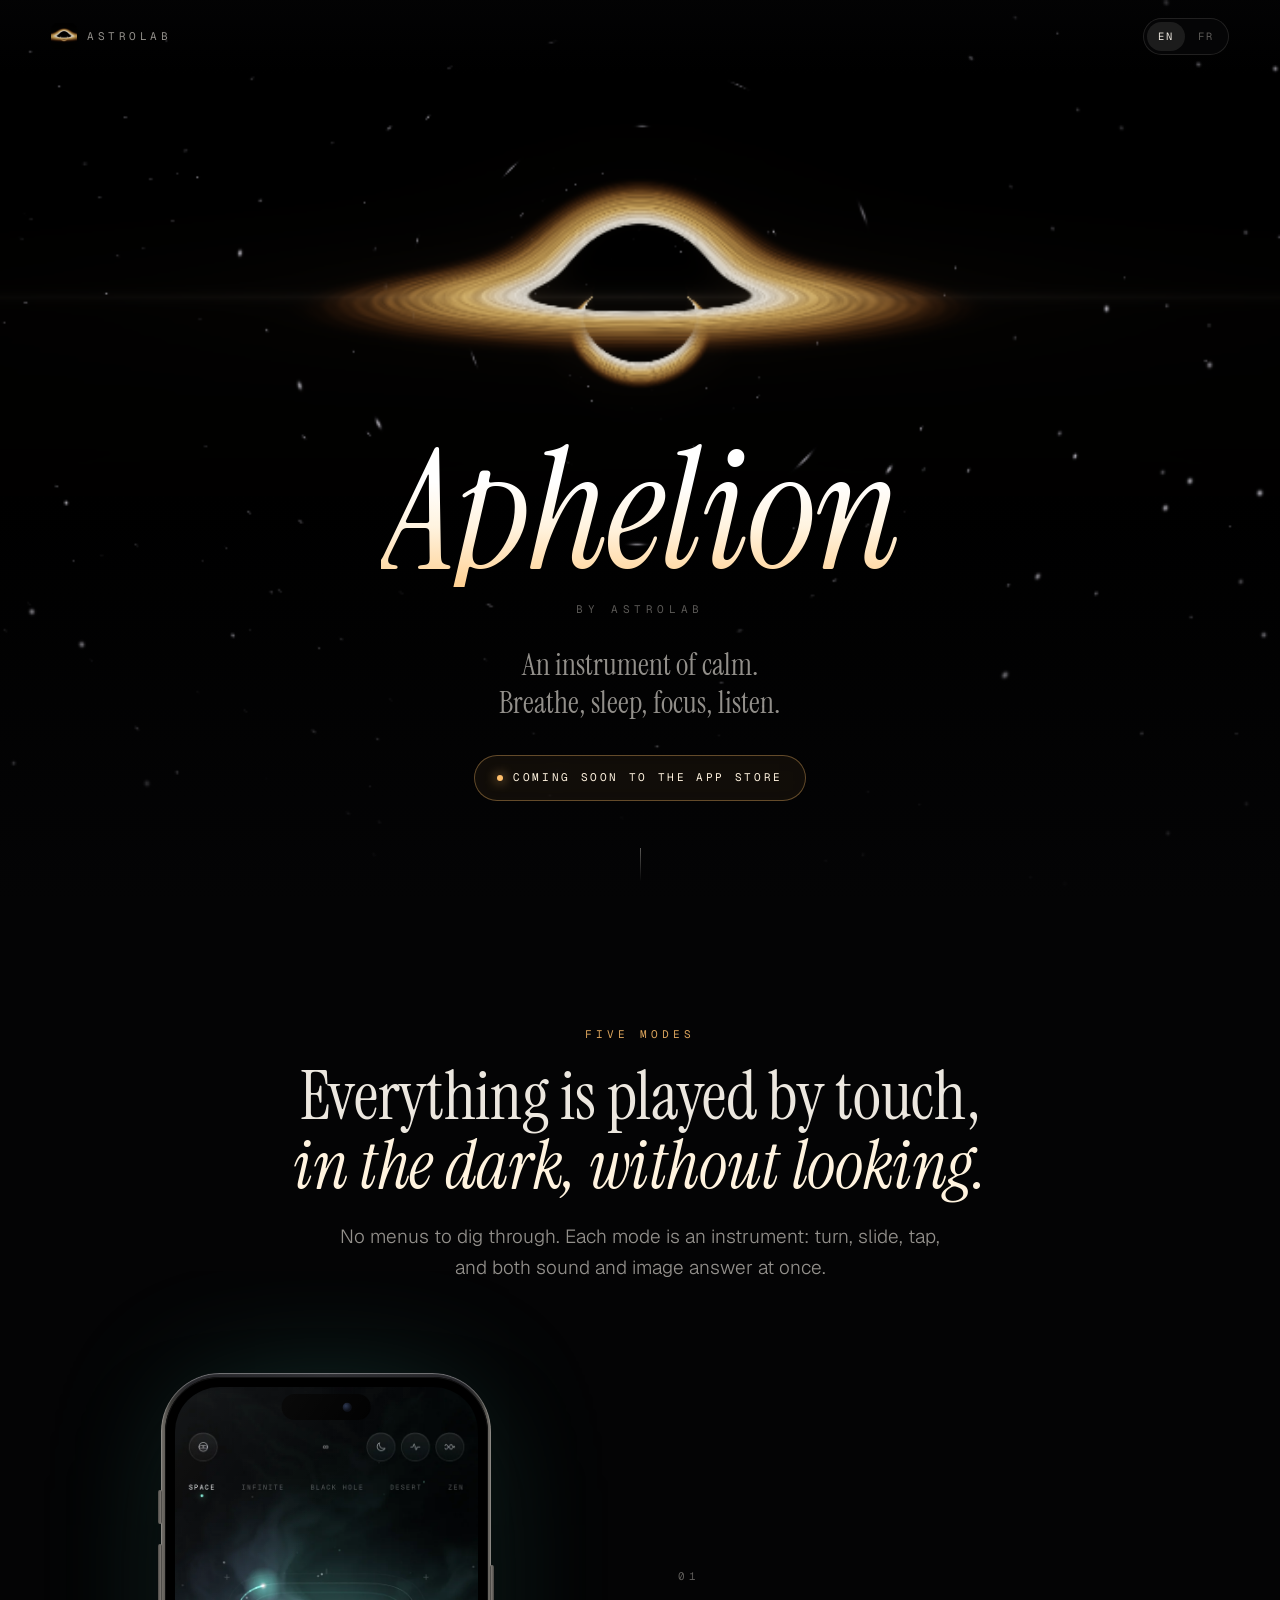
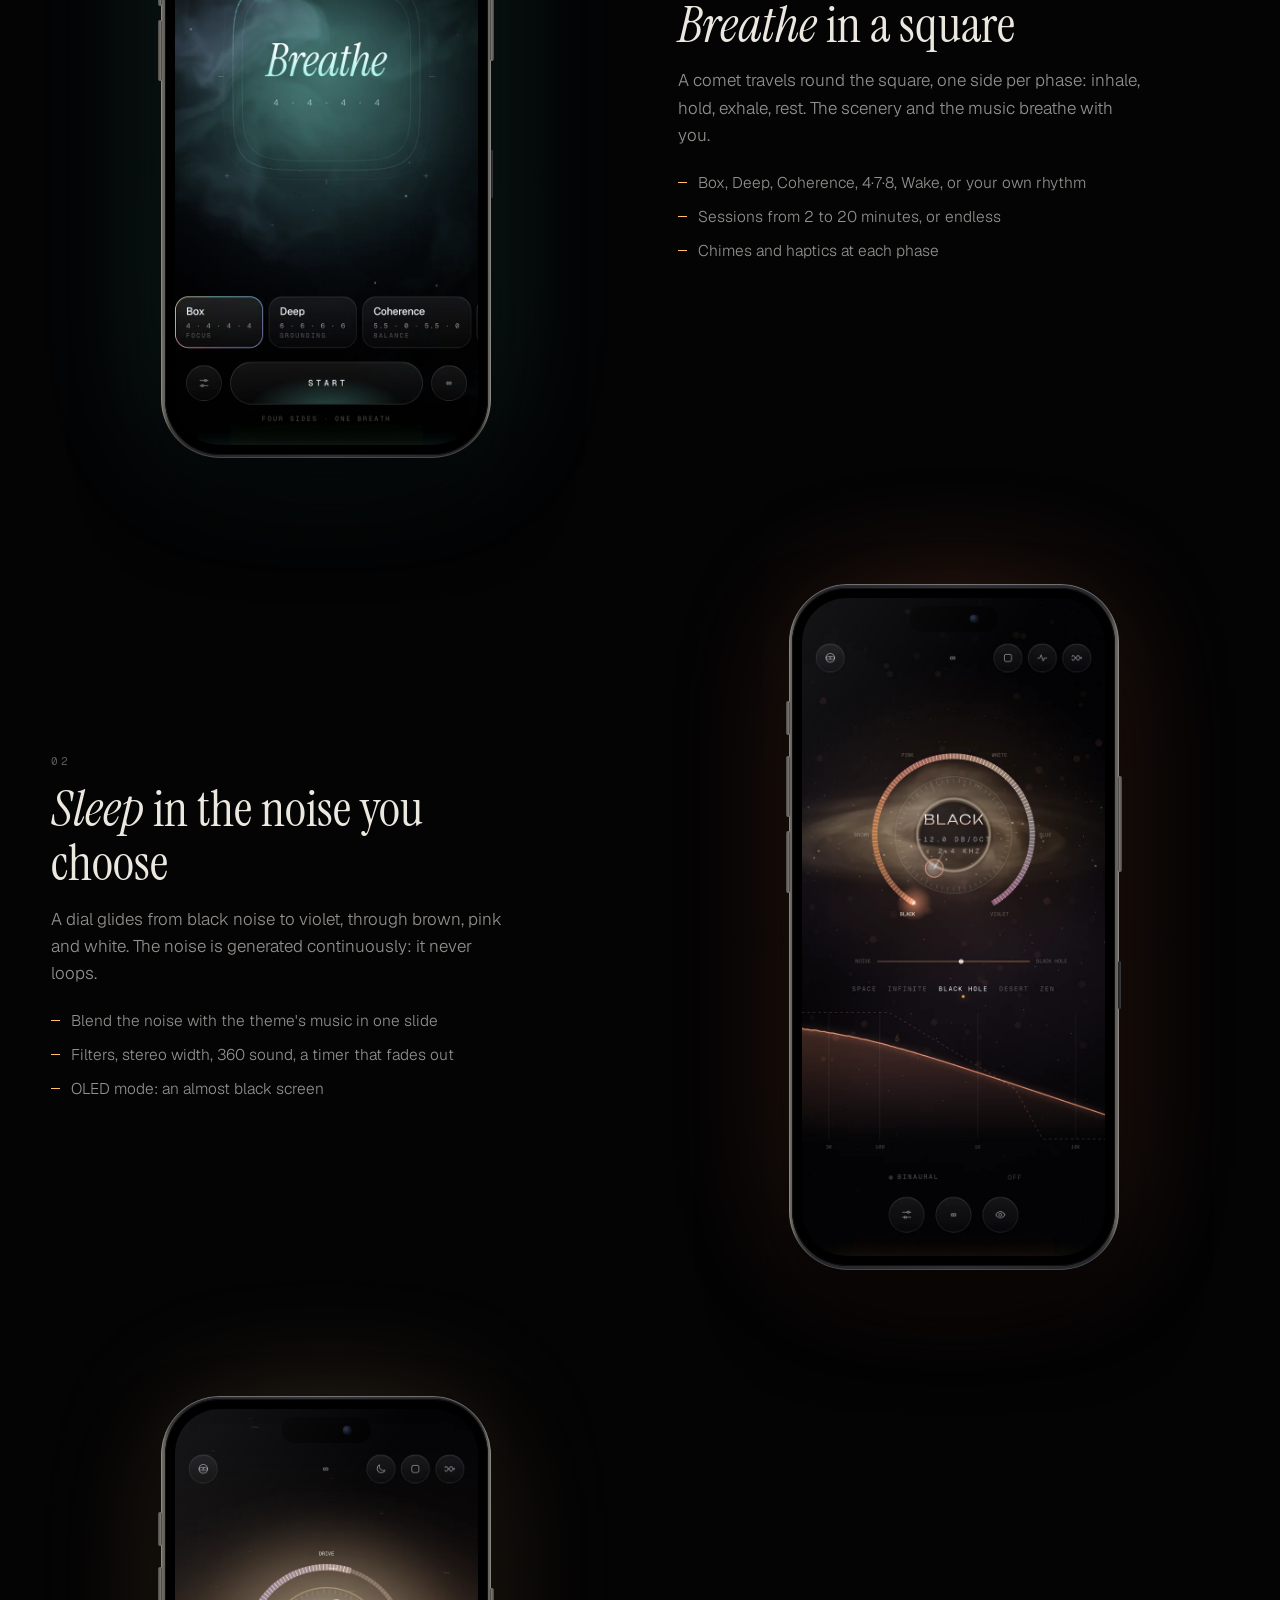
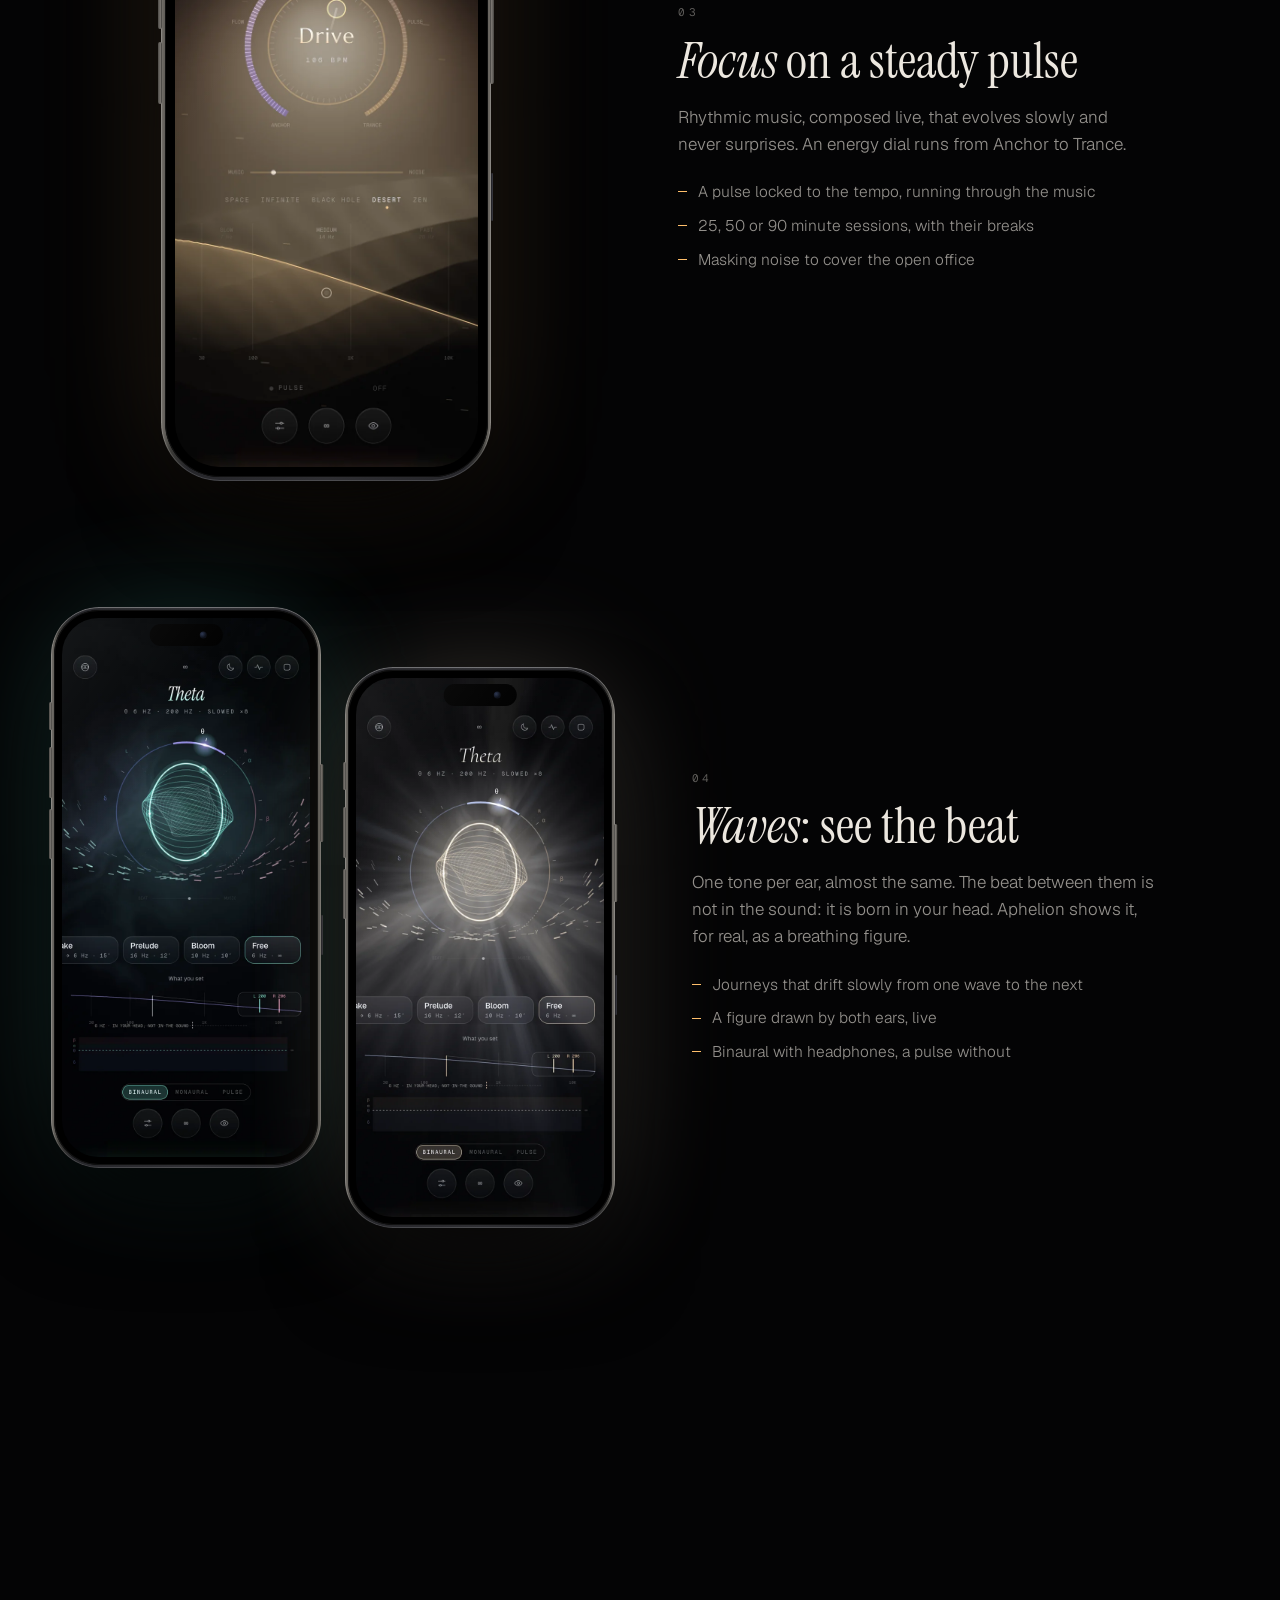
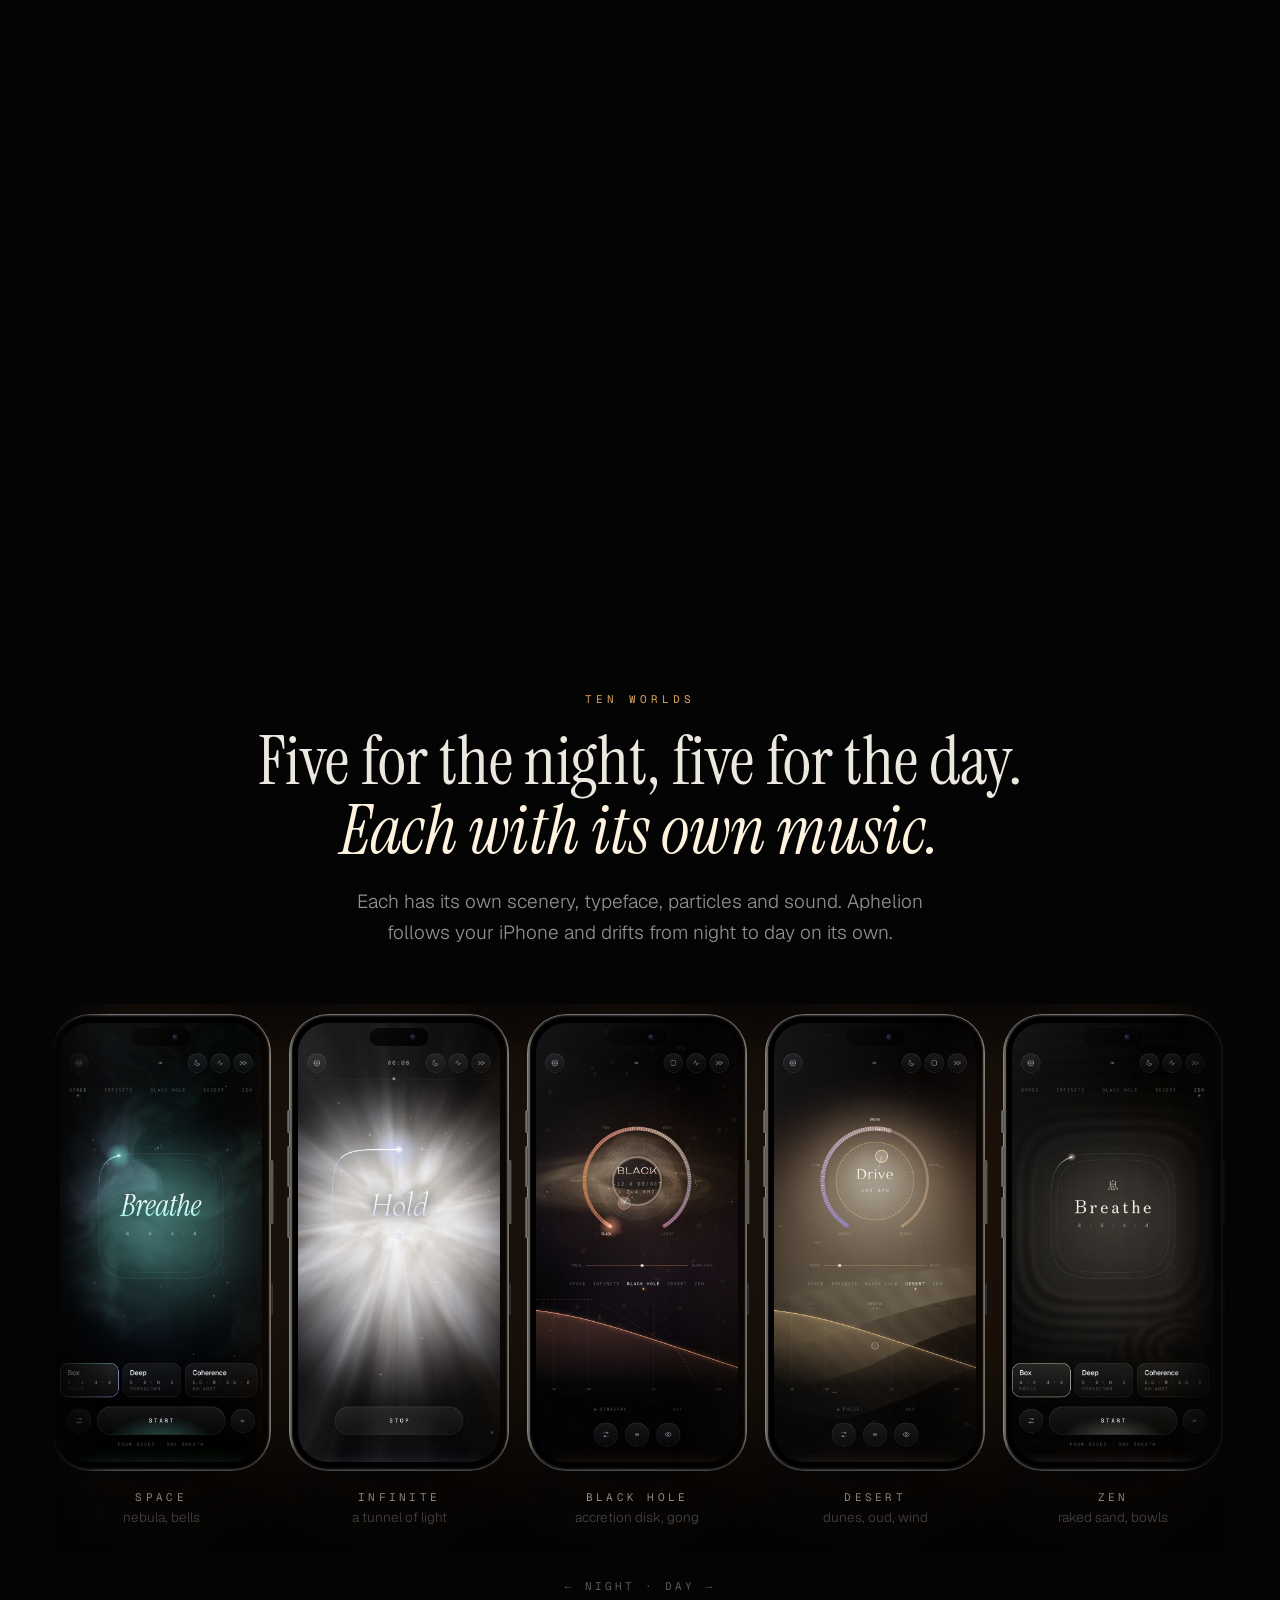
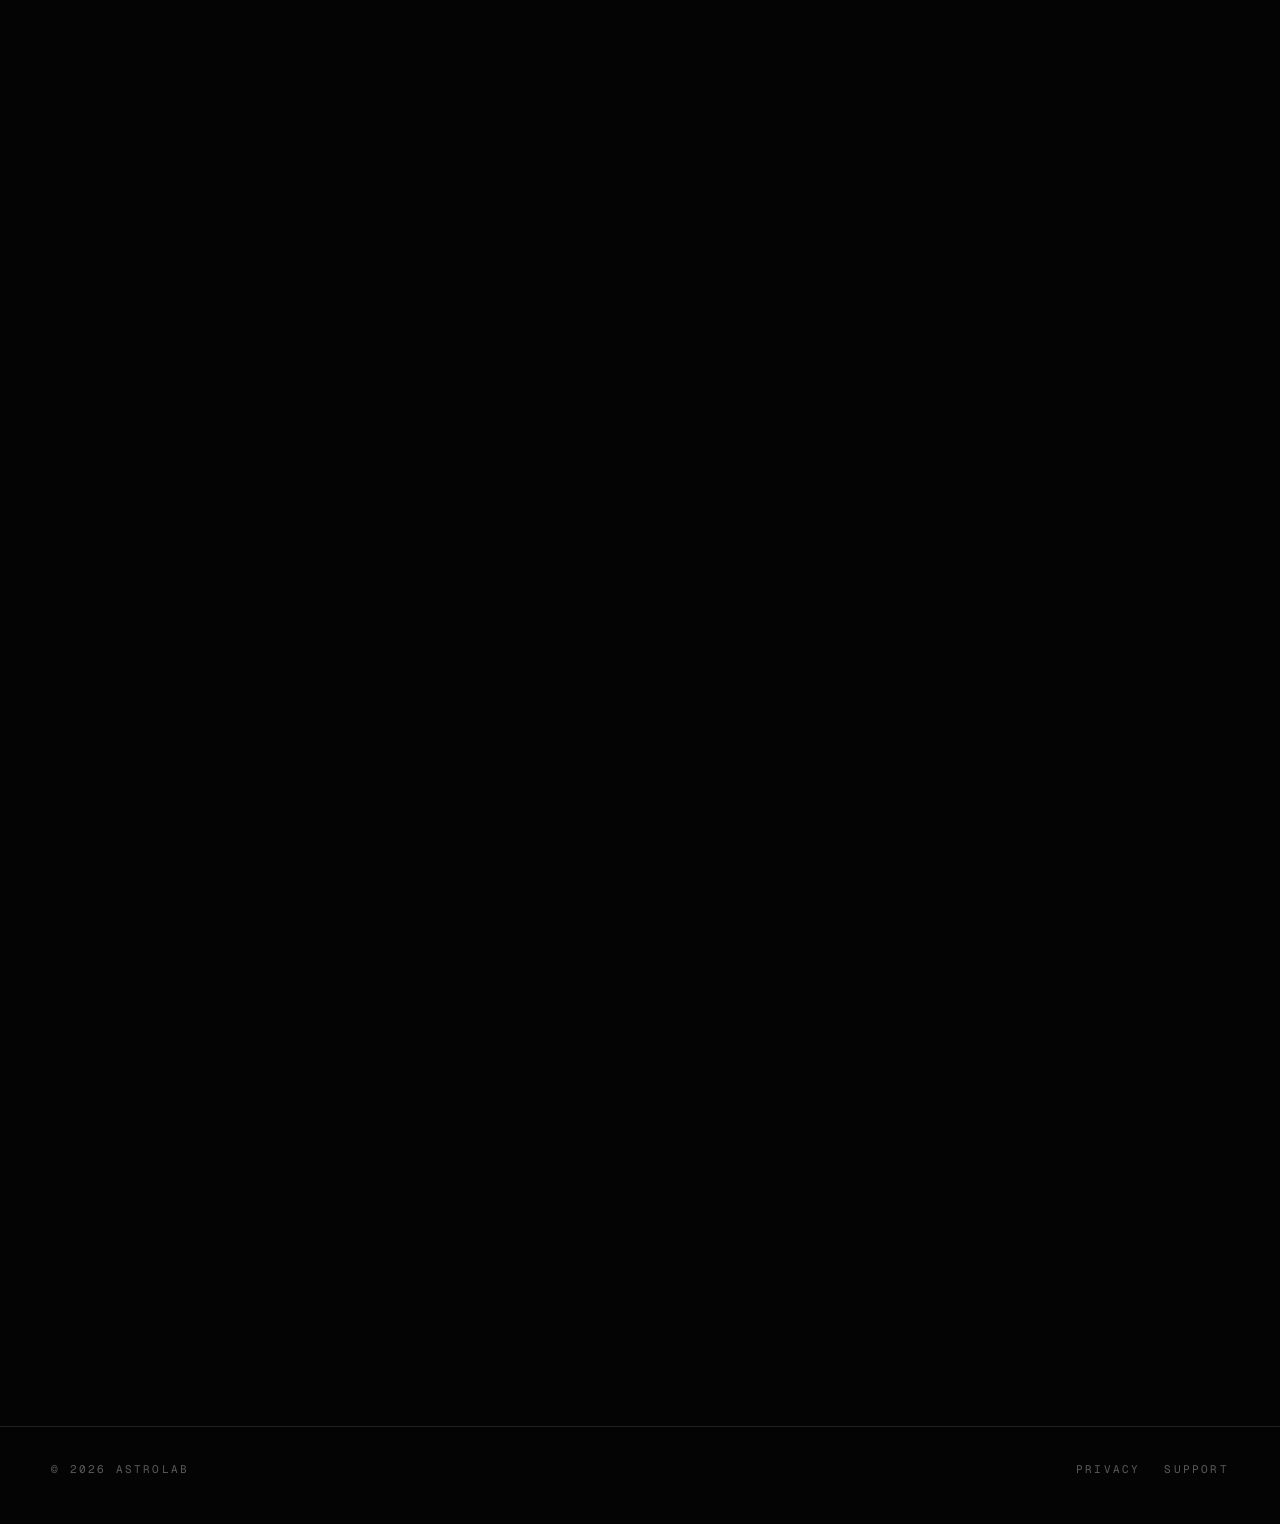
<file: index.html>
<!doctype html>
<html lang="en" data-l="en">
<head>
<meta charset="utf-8">
<meta name="viewport" content="width=device-width,initial-scale=1,viewport-fit=cover">
<title>Aphelion — an instrument of calm</title>
<meta name="titre-fr" content="Aphelion — un instrument de calme">
<meta name="titre-en" content="Aphelion — an instrument of calm">
<meta name="description" content="Aphelion, by Astrolab: breathe, sleep, focus and listen. Ten worlds, every sound synthesized live, nothing recorded, no data collected.">
<meta name="theme-color" content="#040405">
<meta property="og:title" content="Aphelion">
<meta property="og:description" content="Un instrument de calme · An instrument of calm">
<meta property="og:image" content="img/icon-512.png">
<link rel="icon" href="img/favicon.png">
<link rel="apple-touch-icon" href="img/apple-touch-icon.png">
<link rel="preload" href="fonts/instrument-serif-italic.woff2" as="font" type="font/woff2" crossorigin>
<link rel="stylesheet" href="style.css">
</head>
<body>

<header class="barre">
  <a class="marque" href="./"><img src="img/favicon.png" alt="">Astrolab</a>
  <div class="langue" role="group" aria-label="Langue · Language"><button data-l="en" aria-pressed="true">EN</button><button data-l="fr" aria-pressed="false">FR</button></div>
</header>

<div class="ouverture">
  <div class="repli"></div>
  <canvas id="trou" aria-hidden="true"></canvas>
  <div class="titre">
    <h1>Aphelion</h1>
    <div class="par">by Astrolab</div>
    <p class="devise"><span class="fr">Un instrument de calme.<br>Respirer, dormir, se concentrer, écouter.</span><span class="en">An instrument of calm.<br>Breathe, sleep, focus, listen.</span></p>
    <a class="bientot" href="#modes"><i></i><span class="fr">Bientôt sur l'App Store</span><span class="en">Coming soon to the App Store</span></a>
  </div>
  <div class="descendre"></div>
</div>

<section id="modes">
  <div class="centre">
    <div class="intro-modes vient">
      <div class="etiquette"><span class="fr">Cinq modes</span><span class="en">Five modes</span></div>
      <h2><span class="fr">Tout se règle au doigt,<br><em>dans le noir, sans viser.</em></span><span class="en">Everything is played by touch,<br><em>in the dark, without looking.</em></span></h2>
      <p class="chapeau"><span class="fr">Pas de menus à parcourir. Chaque mode est un instrument : on tourne, on glisse, on touche, et le son comme l'image répondent tout de suite.</span><span class="en">No menus to dig through. Each mode is an instrument: turn, slide, tap, and both sound and image answer at once.</span></p>
    </div>

    <div class="modes">
      <article class="mode vient">
        <div class="tel" style="--lueur:rgba(80,200,180,.3)"><div class="corps"><img class="fr" src="img/fr/resp-espace.webp" alt="" loading="lazy"><img class="en" src="img/en/resp-espace.webp" alt="" loading="lazy"><i class="ile"></i></div><b class="bt b1"></b><b class="bt b2"></b><b class="bt b3"></b><b class="bt b4"></b><b class="bt b5"></b></div>
        <div class="texte">
          <div class="num">01</div>
          <h3><span class="fr"><em>Respirer</em> en carré</span><span class="en"><em>Breathe</em> in a square</span></h3>
          <p><span class="fr">Une comète fait le tour du carré, un côté par phase : inspire, retiens, expire, suspends. Le décor et la musique respirent avec toi.</span><span class="en">A comet travels round the square, one side per phase: inhale, hold, exhale, rest. The scenery and the music breathe with you.</span></p>
          <ul>
            <li><span class="fr">Box, Profond, Cohérence, 4·7·8, Éveil, ou ton propre rythme</span><span class="en">Box, Deep, Coherence, 4·7·8, Wake, or your own rhythm</span></li>
            <li><span class="fr">Séances de 2 à 20 minutes, ou sans fin</span><span class="en">Sessions from 2 to 20 minutes, or endless</span></li>
            <li><span class="fr">Carillons et vibrations à chaque phase</span><span class="en">Chimes and haptics at each phase</span></li>
          </ul>
        </div>
      </article>

      <article class="mode vient">
        <div class="tel" style="--lueur:rgba(255,130,70,.3)"><div class="corps"><img class="fr" src="img/fr/sommeil-trou.webp" alt="" loading="lazy"><img class="en" src="img/en/sommeil-trou.webp" alt="" loading="lazy"><i class="ile"></i></div><b class="bt b1"></b><b class="bt b2"></b><b class="bt b3"></b><b class="bt b4"></b><b class="bt b5"></b></div>
        <div class="texte">
          <div class="num">02</div>
          <h3><span class="fr"><em>Dormir</em> dans le bruit qu'on choisit</span><span class="en"><em>Sleep</em> in the noise you choose</span></h3>
          <p><span class="fr">Une molette glisse du bruit noir au violet, en passant par le brun, le rose et le blanc. Le bruit est généré en continu : il ne boucle jamais.</span><span class="en">A dial glides from black noise to violet, through brown, pink and white. The noise is generated continuously: it never loops.</span></p>
          <ul>
            <li><span class="fr">Le bruit se mêle à la musique du thème, d'un glisser</span><span class="en">Blend the noise with the theme's music in one slide</span></li>
            <li><span class="fr">Coupes, largeur stéréo, son 360, minuterie qui s'éteint en fondu</span><span class="en">Filters, stereo width, 360 sound, a timer that fades out</span></li>
            <li><span class="fr">Mode OLED : l'écran presque noir</span><span class="en">OLED mode: an almost black screen</span></li>
          </ul>
        </div>
      </article>

      <article class="mode vient">
        <div class="tel" style="--lueur:rgba(255,190,110,.28)"><div class="corps"><img class="fr" src="img/fr/focus-desert.webp" alt="" loading="lazy"><img class="en" src="img/en/focus-desert.webp" alt="" loading="lazy"><i class="ile"></i></div><b class="bt b1"></b><b class="bt b2"></b><b class="bt b3"></b><b class="bt b4"></b><b class="bt b5"></b></div>
        <div class="texte">
          <div class="num">03</div>
          <h3><span class="fr"><em>Se concentrer</em> sur une pulsation</span><span class="en"><em>Focus</em> on a steady pulse</span></h3>
          <p><span class="fr">Une musique rythmée, composée en direct, qui évolue lentement et ne surprend jamais. Une molette d'énergie va d'Ancre à Transe.</span><span class="en">Rhythmic music, composed live, that evolves slowly and never surprises. An energy dial runs from Anchor to Trance.</span></p>
          <ul>
            <li><span class="fr">Une pulsation calée sur le tempo, qui traverse la musique</span><span class="en">A pulse locked to the tempo, running through the music</span></li>
            <li><span class="fr">Séances de 25, 50 ou 90 minutes, avec leurs pauses</span><span class="en">25, 50 or 90 minute sessions, with their breaks</span></li>
            <li><span class="fr">Un bruit de masquage pour couvrir l'open space</span><span class="en">Masking noise to cover the open office</span></li>
          </ul>
        </div>
      </article>

      <article class="mode vient">
        <div class="duo">
          <div class="tel" style="--lueur:rgba(90,220,200,.32)"><div class="corps"><img class="fr" src="img/fr/ondes-espace.webp" alt="" loading="lazy"><img class="en" src="img/en/ondes-espace.webp" alt="" loading="lazy"><i class="ile"></i></div><b class="bt b1"></b><b class="bt b2"></b><b class="bt b3"></b><b class="bt b4"></b><b class="bt b5"></b></div>
          <div class="tel" style="--lueur:rgba(255,240,210,.3)"><div class="corps"><img class="fr" src="img/fr/ondes-infini.webp" alt="" loading="lazy"><img class="en" src="img/en/ondes-infini.webp" alt="" loading="lazy"><i class="ile"></i></div><b class="bt b1"></b><b class="bt b2"></b><b class="bt b3"></b><b class="bt b4"></b><b class="bt b5"></b></div>
        </div>
        <div class="texte">
          <div class="num">04</div>
          <h3><span class="fr"><em>Ondes</em> : voir le battement</span><span class="en"><em>Waves</em>: see the beat</span></h3>
          <p><span class="fr">Un son par oreille, presque pareils. Le battement entre les deux n'est pas dans le son : il naît dans ta tête. Aphelion le montre, en vrai, comme une figure qui respire.</span><span class="en">One tone per ear, almost the same. The beat between them is not in the sound: it is born in your head. Aphelion shows it, for real, as a breathing figure.</span></p>
          <ul>
            <li><span class="fr">Des voyages qui glissent lentement d'une onde à l'autre</span><span class="en">Journeys that drift slowly from one wave to the next</span></li>
            <li><span class="fr">Une figure tracée par les deux oreilles, en direct</span><span class="en">A figure drawn by both ears, live</span></li>
            <li><span class="fr">Binaural au casque, pulsation sans casque</span><span class="en">Binaural with headphones, a pulse without</span></li>
          </ul>
        </div>
      </article>

      <article class="mode vient">
        <div class="tel" style="--lueur:rgba(200,200,255,.25)"><div class="corps"><img class="fr" src="img/fr/e360-infini.webp" alt="" loading="lazy"><img class="en" src="img/en/e360-infini.webp" alt="" loading="lazy"><i class="ile"></i></div><b class="bt b1"></b><b class="bt b2"></b><b class="bt b3"></b><b class="bt b4"></b><b class="bt b5"></b></div>
        <div class="texte">
          <div class="num">05</div>
          <h3><span class="fr"><em>360</em> : le son tout autour</span><span class="en"><em>360</em>: sound all around</span></h3>
          <p><span class="fr">Le son se place autour de ta tête, comme dans un planétarium. Avec des AirPods, la scène reste en place quand tu tournes la tête.</span><span class="en">Sound is placed around your head, like a planetarium. With AirPods, the scene stays put as you turn your head.</span></p>
        </div>
      </article>
    </div>
  </div>
</section>

<section class="univers">
  <div class="centre vient" style="text-align:center">
    <div class="etiquette"><span class="fr">Dix univers</span><span class="en">Ten worlds</span></div>
    <h2><span class="fr">Cinq de nuit, cinq de jour.<br><em>Chacun avec sa musique.</em></span><span class="en">Five for the night, five for the day.<br><em>Each with its own music.</em></span></h2>
    <p class="chapeau" style="margin-inline:auto"><span class="fr">Un décor, une police, des particules et un son à lui. Aphelion suit ton iPhone et passe seule de la nuit au jour, en douceur.</span><span class="en">Each has its own scenery, typeface, particles and sound. Aphelion follows your iPhone and drifts from night to day on its own.</span></p>
  </div>
  <div class="bande vient">
    <div class="carte"><div class="tel"><div class="corps"><img class="fr" src="img/fr/resp-espace.webp" alt="" loading="lazy"><img class="en" src="img/en/resp-espace.webp" alt="" loading="lazy"><i class="ile"></i></div><b class="bt b1"></b><b class="bt b2"></b><b class="bt b3"></b><b class="bt b4"></b><b class="bt b5"></b></div><b class="fr">Espace</b><b class="en">Space</b><span class="fr">nébuleuse, cloches</span><span class="en">nebula, bells</span></div>
    <div class="carte"><div class="tel"><div class="corps"><img class="fr" src="img/fr/resp-seance-infini.webp" alt="" loading="lazy"><img class="en" src="img/en/resp-seance-infini.webp" alt="" loading="lazy"><i class="ile"></i></div><b class="bt b1"></b><b class="bt b2"></b><b class="bt b3"></b><b class="bt b4"></b><b class="bt b5"></b></div><b class="fr">Infini</b><b class="en">Infinite</b><span class="fr">un tunnel de lumière</span><span class="en">a tunnel of light</span></div>
    <div class="carte"><div class="tel"><div class="corps"><img class="fr" src="img/fr/sommeil-trou.webp" alt="" loading="lazy"><img class="en" src="img/en/sommeil-trou.webp" alt="" loading="lazy"><i class="ile"></i></div><b class="bt b1"></b><b class="bt b2"></b><b class="bt b3"></b><b class="bt b4"></b><b class="bt b5"></b></div><b class="fr">Trou noir</b><b class="en">Black hole</b><span class="fr">disque d'accrétion, gong</span><span class="en">accretion disk, gong</span></div>
    <div class="carte"><div class="tel"><div class="corps"><img class="fr" src="img/fr/focus-desert.webp" alt="" loading="lazy"><img class="en" src="img/en/focus-desert.webp" alt="" loading="lazy"><i class="ile"></i></div><b class="bt b1"></b><b class="bt b2"></b><b class="bt b3"></b><b class="bt b4"></b><b class="bt b5"></b></div><b class="fr">Désert</b><b class="en">Desert</b><span class="fr">dunes, oud, vent</span><span class="en">dunes, oud, wind</span></div>
    <div class="carte"><div class="tel"><div class="corps"><img class="fr" src="img/fr/resp-zen.webp" alt="" loading="lazy"><img class="en" src="img/en/resp-zen.webp" alt="" loading="lazy"><i class="ile"></i></div><b class="bt b1"></b><b class="bt b2"></b><b class="bt b3"></b><b class="bt b4"></b><b class="bt b5"></b></div><b>Zen</b><span class="fr">sable ratissé, bols</span><span class="en">raked sand, bowls</span></div>
    <div class="carte"><div class="tel"><div class="corps"><img class="fr" src="img/fr/sommeil-nuages.webp" alt="" loading="lazy"><img class="en" src="img/en/sommeil-nuages.webp" alt="" loading="lazy"><i class="ile"></i></div><b class="bt b1"></b><b class="bt b2"></b><b class="bt b3"></b><b class="bt b4"></b><b class="bt b5"></b></div><b class="fr">Nuages</b><b class="en">Clouds</b><span class="fr">au-dessus de la mer de nuages</span><span class="en">above a sea of clouds</span></div>
    <div class="carte"><div class="tel"><div class="corps"><img class="fr" src="img/fr/resp-lagon.webp" alt="" loading="lazy"><img class="en" src="img/en/resp-lagon.webp" alt="" loading="lazy"><i class="ile"></i></div><b class="bt b1"></b><b class="bt b2"></b><b class="bt b3"></b><b class="bt b4"></b><b class="bt b5"></b></div><b class="fr">Lagon</b><b class="en">Lagoon</b><span class="fr">reflets sous l'eau</span><span class="en">caustics under water</span></div>
    <div class="carte"><div class="tel"><div class="corps"><img class="fr" src="img/fr/focus-prisme.webp" alt="" loading="lazy"><img class="en" src="img/en/focus-prisme.webp" alt="" loading="lazy"><i class="ile"></i></div><b class="bt b1"></b><b class="bt b2"></b><b class="bt b3"></b><b class="bt b4"></b><b class="bt b5"></b></div><b class="fr">Prisme</b><b class="en">Prism</b><span class="fr">la lumière décomposée</span><span class="en">light split apart</span></div>
    <div class="carte"><div class="tel"><div class="corps"><img class="fr" src="img/fr/resp-neve.webp" alt="" loading="lazy"><img class="en" src="img/en/resp-neve.webp" alt="" loading="lazy"><i class="ile"></i></div><b class="bt b1"></b><b class="bt b2"></b><b class="bt b3"></b><b class="bt b4"></b><b class="bt b5"></b></div><b class="fr">Névé</b><b class="en">Snowfield</b><span class="fr">neige et soleil d'altitude</span><span class="en">snow and high sun</span></div>
    <div class="carte"><div class="tel"><div class="corps"><img class="fr" src="img/fr/resp-washi.webp" alt="" loading="lazy"><img class="en" src="img/en/resp-washi.webp" alt="" loading="lazy"><i class="ile"></i></div><b class="bt b1"></b><b class="bt b2"></b><b class="bt b3"></b><b class="bt b4"></b><b class="bt b5"></b></div><b>Washi</b><span class="fr">papier, encre, koto</span><span class="en">paper, ink, koto</span></div>
  </div>
  <div class="nuitjour"><span class="fr">← nuit · jour →</span><span class="en">← night · day →</span></div>
</section>

<section>
  <div class="centre">
    <div class="vient">
      <div class="etiquette"><span class="fr">Ce qu'on a promis</span><span class="en">What we promise</span></div>
      <h2><span class="fr">Rien d'enregistré.<br><em>Rien de collecté.</em></span><span class="en">Nothing recorded.<br><em>Nothing collected.</em></span></h2>
    </div>
    <div class="principes vient">
      <div class="principe"><div class="sym">∿</div><h4><span class="fr">Tout le son est synthétisé</span><span class="en">Every sound is synthesized</span></h4><p><span class="fr">Pas de boucles ni d'enregistrements : chaque note, chaque souffle et chaque grain de bruit est calculé au moment où tu l'entends.</span><span class="en">No loops, no recordings: every note, breath and grain of noise is computed the moment you hear it.</span></p></div>
      <div class="principe"><div class="sym">◌</div><h4><span class="fr">Tes données restent chez toi</span><span class="en">Your data stays with you</span></h4><p><span class="fr">Aucun compte, aucune analytique, aucune pub. Tes réglages restent sur ton iPhone, et l'app n'envoie rien.</span><span class="en">No account, no analytics, no ads. Your settings stay on your iPhone, and the app sends nothing.</span></p></div>
      <div class="principe"><div class="sym">☾</div><h4><span class="fr">Fait pour le noir</span><span class="en">Made for the dark</span></h4><p><span class="fr">Des gestes qu'on fait sans regarder, et un mode OLED qui éteint presque tout l'écran. Le son continue quand l'iPhone dort.</span><span class="en">Gestures you make without looking, and an OLED mode that dims almost the whole screen. The sound keeps playing while the iPhone sleeps.</span></p></div>
    </div>
  </div>
</section>

<section class="fin">
  <div class="centre vient">
    <img class="icone" src="img/icon-512.png" alt="Aphelion">
    <h2><span class="fr">Bientôt sur ton iPhone.</span><span class="en">Soon on your iPhone.</span></h2>
    <p class="chapeau" style="margin-inline:auto"><span class="fr">Aphelion est en test. Elle arrive sur l'App Store sous peu.</span><span class="en">Aphelion is in testing. It is coming to the App Store soon.</span></p>
  </div>
</section>

<footer>
  <div class="centre">
    <span>© 2026 Astrolab</span>
    <nav><a href="confidentialite.html"><span class="fr">Confidentialité</span><span class="en">Privacy</span></a><a href="support.html">Support</a></nav>
  </div>
</footer>

<script src="site.js"></script>
<script src="trou.js"></script>
</body>
</html>
</file>
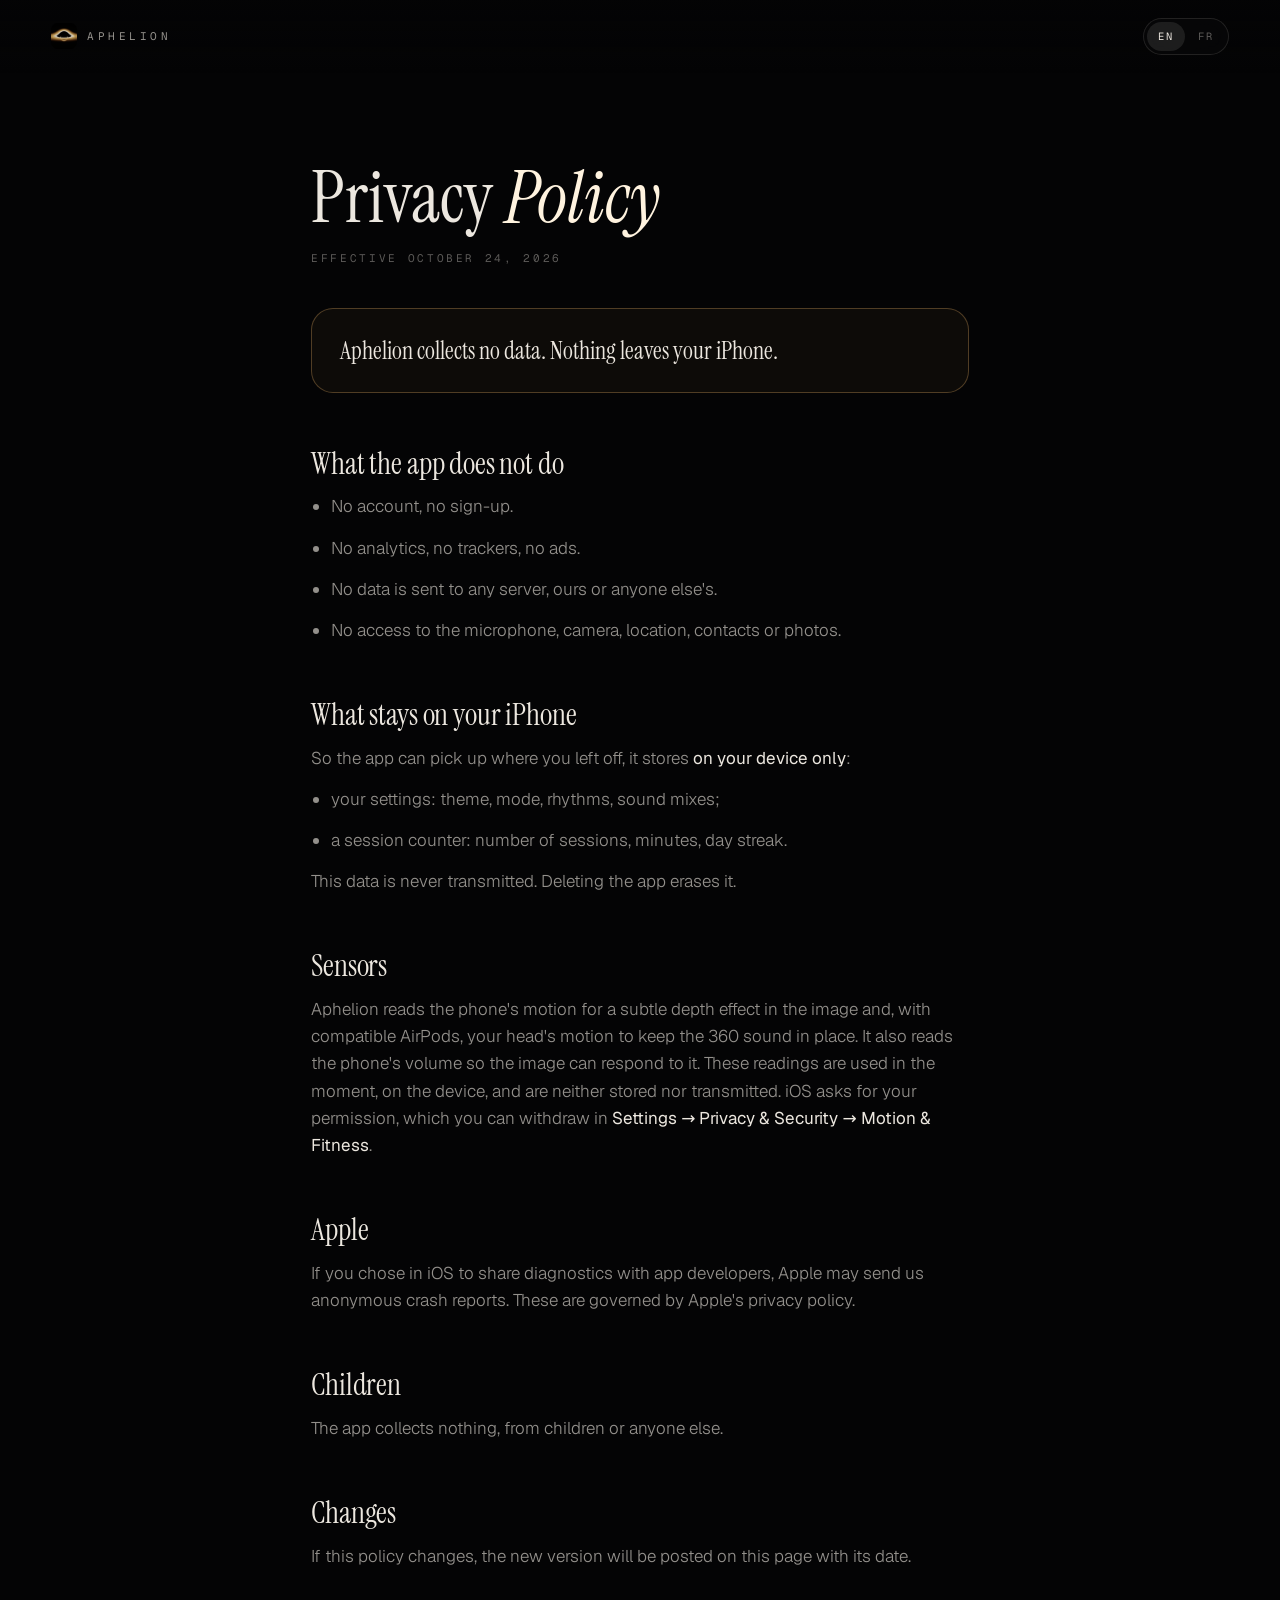
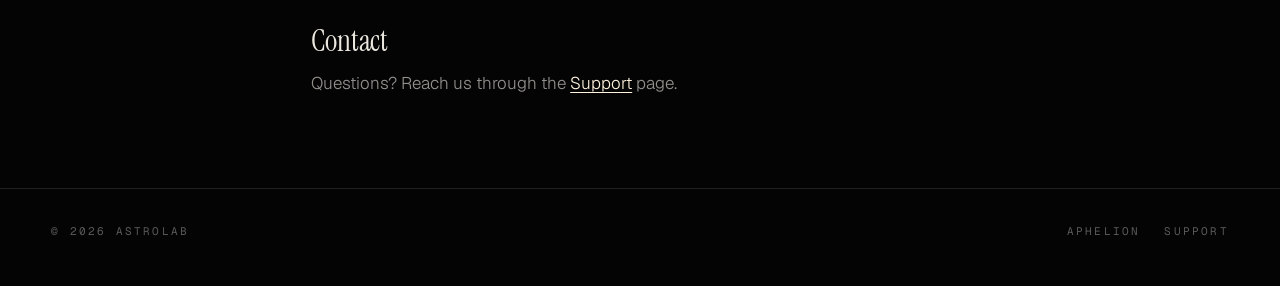
<file: confidentialite.html>
<!doctype html>
<html lang="en" data-l="en">
<head>
<meta charset="utf-8">
<meta name="viewport" content="width=device-width,initial-scale=1,viewport-fit=cover">
<title>Aphelion — Privacy Policy</title>
<meta name="titre-fr" content="Aphelion — Confidentialité">
<meta name="titre-en" content="Aphelion — Privacy Policy">
<meta name="description" content="Aphelion collects no data. Privacy policy.">
<meta name="theme-color" content="#040405">
<link rel="icon" href="img/favicon.png">
<link rel="apple-touch-icon" href="img/apple-touch-icon.png">
<link rel="stylesheet" href="style.css">
</head>
<body>
<header class="barre">
  <a class="marque" href="./"><img src="img/favicon.png" alt="">Aphelion</a>
  <div class="langue" role="group" aria-label="Langue · Language"><button data-l="en" aria-pressed="true">EN</button><button data-l="fr" aria-pressed="false">FR</button></div>
</header>

<main class="page">
  <h1><span class="fr">Politique de <em>confidentialité</em></span><span class="en">Privacy <em>Policy</em></span></h1>
  <div class="maj"><span class="fr">En vigueur le 24 octobre 2026</span><span class="en">Effective October 24, 2026</span></div>

  <div class="resume"><span class="fr">Aphelion ne collecte aucune donnée. Rien ne quitte ton iPhone.</span><span class="en">Aphelion collects no data. Nothing leaves your iPhone.</span></div>

  <div class="fr">
    <h2>Ce que l'app ne fait pas</h2>
    <ul>
      <li>Aucun compte, aucune inscription.</li>
      <li>Aucune analytique, aucun traceur, aucune publicité.</li>
      <li>Aucun envoi de données vers un serveur, que ce soit à nous ou à des tiers.</li>
      <li>Aucun accès au micro, à l'appareil photo, à la position, aux contacts ou aux photos.</li>
    </ul>

    <h2>Ce qui reste sur ton iPhone</h2>
    <p>Pour que l'app reparte là où tu l'as laissée, elle enregistre <strong>sur ton appareil seulement</strong> :</p>
    <ul>
      <li>tes réglages : thème, mode, rythmes, mélanges de son ;</li>
      <li>un compteur de séances : nombre de séances, minutes, jours d'affilée.</li>
    </ul>
    <p>Ces données ne sont jamais transmises. Supprimer l'app les efface.</p>

    <h2>Les capteurs</h2>
    <p>Aphelion lit les mouvements du téléphone pour un léger effet de profondeur dans l'image et, avec des AirPods compatibles, les mouvements de la tête pour garder le son 360 en place. Elle lit aussi le volume du téléphone pour que l'image y réagisse. Ces lectures servent sur le moment, sur l'appareil, et ne sont ni enregistrées ni transmises. iOS te demande ton autorisation, et tu peux la retirer dans <strong>Settings → Privacy &amp; Security → Motion &amp; Fitness</strong>.</p>

    <h2>Apple</h2>
    <p>Si tu as choisi de partager les diagnostics avec les développeurs dans iOS, Apple peut nous transmettre des rapports de plantage anonymes. Ils sont régis par la politique de confidentialité d'Apple.</p>

    <h2>Enfants</h2>
    <p>L'app ne collecte rien, ni auprès des enfants ni auprès de personne d'autre.</p>

    <h2>Changements</h2>
    <p>Si cette politique change, la nouvelle version sera publiée sur cette page, avec sa date.</p>

    <h2>Contact</h2>
    <p>Une question ? Écris-nous par la page <a href="support.html">Support</a>.</p>
  </div>

  <div class="en">
    <h2>What the app does not do</h2>
    <ul>
      <li>No account, no sign-up.</li>
      <li>No analytics, no trackers, no ads.</li>
      <li>No data is sent to any server, ours or anyone else's.</li>
      <li>No access to the microphone, camera, location, contacts or photos.</li>
    </ul>

    <h2>What stays on your iPhone</h2>
    <p>So the app can pick up where you left off, it stores <strong>on your device only</strong>:</p>
    <ul>
      <li>your settings: theme, mode, rhythms, sound mixes;</li>
      <li>a session counter: number of sessions, minutes, day streak.</li>
    </ul>
    <p>This data is never transmitted. Deleting the app erases it.</p>

    <h2>Sensors</h2>
    <p>Aphelion reads the phone's motion for a subtle depth effect in the image and, with compatible AirPods, your head's motion to keep the 360 sound in place. It also reads the phone's volume so the image can respond to it. These readings are used in the moment, on the device, and are neither stored nor transmitted. iOS asks for your permission, which you can withdraw in <strong>Settings → Privacy &amp; Security → Motion &amp; Fitness</strong>.</p>

    <h2>Apple</h2>
    <p>If you chose in iOS to share diagnostics with app developers, Apple may send us anonymous crash reports. These are governed by Apple's privacy policy.</p>

    <h2>Children</h2>
    <p>The app collects nothing, from children or anyone else.</p>

    <h2>Changes</h2>
    <p>If this policy changes, the new version will be posted on this page with its date.</p>

    <h2>Contact</h2>
    <p>Questions? Reach us through the <a href="support.html">Support</a> page.</p>
  </div>
</main>

<footer>
  <div class="centre">
    <span>© 2026 Astrolab</span>
    <nav><a href="./">Aphelion</a><a href="support.html">Support</a></nav>
  </div>
</footer>
<script src="site.js"></script>
</body>
</html>
</file>
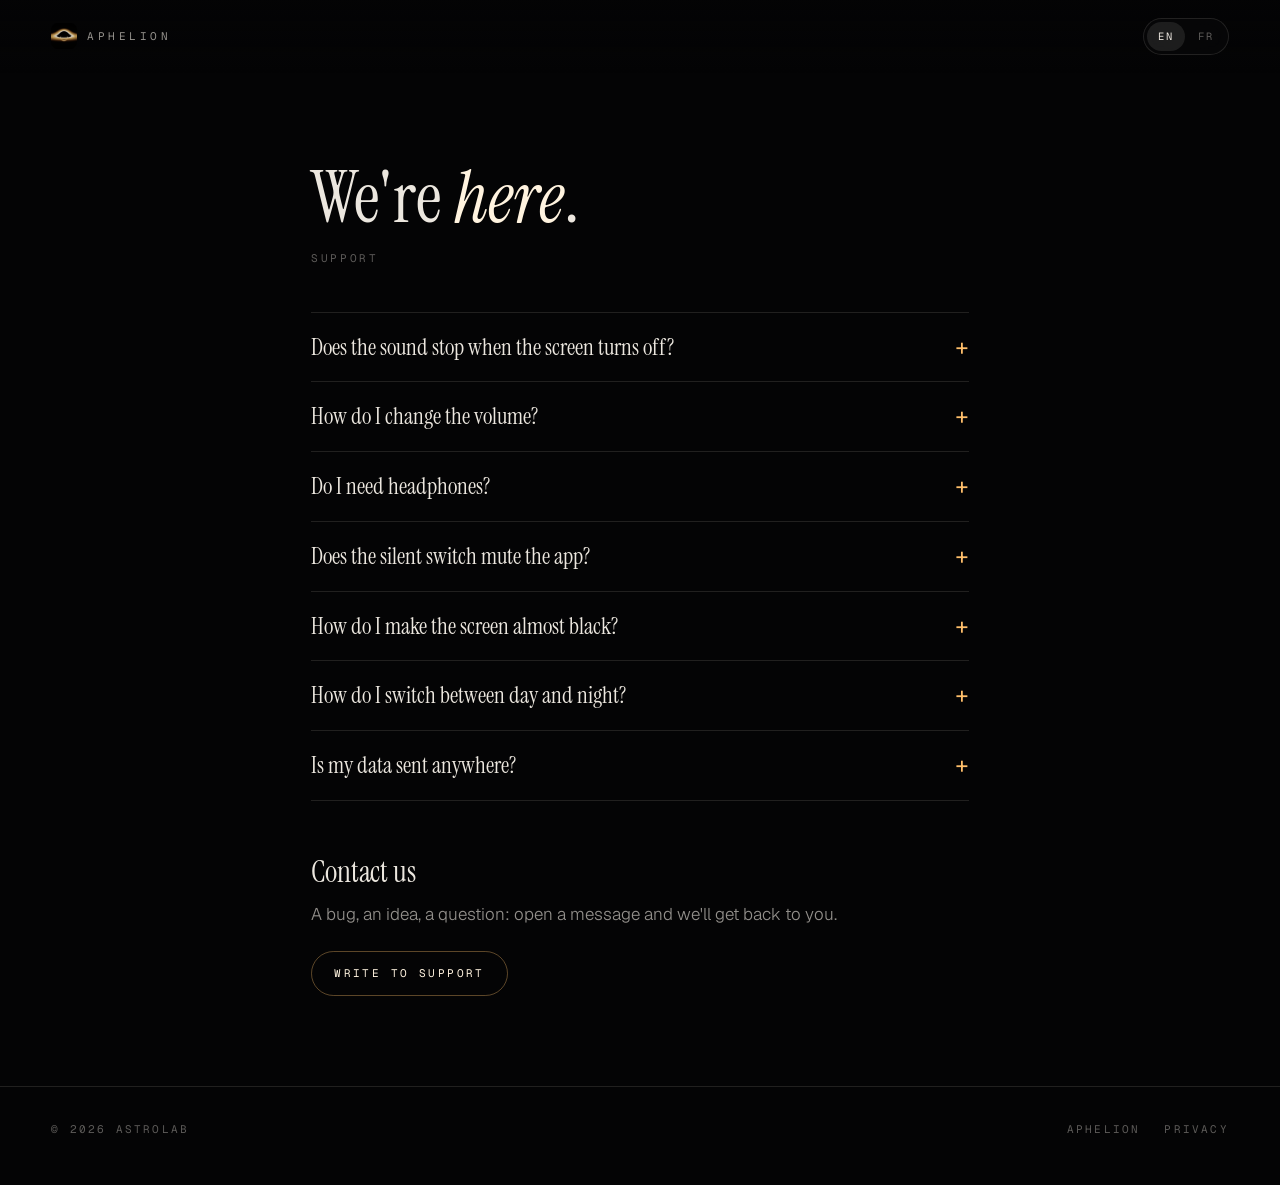
<file: support.html>
<!doctype html>
<html lang="en" data-l="en">
<head>
<meta charset="utf-8">
<meta name="viewport" content="width=device-width,initial-scale=1,viewport-fit=cover">
<title>Aphelion — Support</title>
<meta name="titre-fr" content="Aphelion — Support">
<meta name="titre-en" content="Aphelion — Support">
<meta name="description" content="Help and contact for Aphelion.">
<meta name="theme-color" content="#040405">
<link rel="icon" href="img/favicon.png">
<link rel="apple-touch-icon" href="img/apple-touch-icon.png">
<link rel="stylesheet" href="style.css">
</head>
<body>
<header class="barre">
  <a class="marque" href="./"><img src="img/favicon.png" alt="">Aphelion</a>
  <div class="langue" role="group" aria-label="Langue · Language"><button data-l="en" aria-pressed="true">EN</button><button data-l="fr" aria-pressed="false">FR</button></div>
</header>

<main class="page">
  <h1><span class="fr">On est <em>là</em>.</span><span class="en">We're <em>here</em>.</span></h1>
  <div class="maj">Support</div>

  <div class="faq fr" style="margin-top:44px">
    <details><summary>Le son s'arrête quand l'écran s'éteint ?</summary><p>Non : Aphelion continue de jouer en arrière-plan et écran verrouillé. Si le son s'arrête, vérifie qu'une autre app n'a pas pris l'audio (un appel, une vidéo).</p></details>
    <details><summary>Comment régler le volume ?</summary><p>Avec les boutons de l'iPhone. L'app joue à fond et c'est iOS qui règle le niveau ; l'image réagit au volume que tu choisis.</p></details>
    <details><summary>Faut-il un casque ?</summary><p>Pour Ondes en binaural et pour le son 360, oui : chaque oreille reçoit un son différent. Sans casque, Ondes passe en pulsation et tout le reste fonctionne au haut-parleur.</p></details>
    <details><summary>Le bouton silencieux coupe-t-il le son ?</summary><p>Non, Aphelion joue même quand l'iPhone est en mode silencieux.</p></details>
    <details><summary>Comment rendre l'écran presque noir ?</summary><p>Touche l'œil en bas de l'écran : c'est le mode OLED. L'image devient sombre et sans couleur, idéale la nuit.</p></details>
    <details><summary>Comment passer en jour ou en nuit ?</summary><p>Par défaut, Aphelion suit l'apparence de ton iPhone. Tu peux forcer le jour ou la nuit dans les réglages de la respiration, ligne <strong>Apparence</strong>.</p></details>
    <details><summary>Mes données sont-elles envoyées quelque part ?</summary><p>Jamais. Tout reste sur ton iPhone. Voir la <a href="confidentialite.html">politique de confidentialité</a>.</p></details>
  </div>

  <div class="faq en" style="margin-top:44px">
    <details><summary>Does the sound stop when the screen turns off?</summary><p>No: Aphelion keeps playing in the background and on the lock screen. If it stops, check that another app hasn't taken over audio (a call, a video).</p></details>
    <details><summary>How do I change the volume?</summary><p>With the iPhone's buttons. The app plays at full level and iOS sets the volume; the image responds to the volume you choose.</p></details>
    <details><summary>Do I need headphones?</summary><p>For binaural Waves and for 360 sound, yes: each ear gets a different sound. Without headphones, Waves switches to a pulse and everything else works on the speaker.</p></details>
    <details><summary>Does the silent switch mute the app?</summary><p>No, Aphelion plays even when the iPhone is in silent mode.</p></details>
    <details><summary>How do I make the screen almost black?</summary><p>Tap the eye at the bottom of the screen: that's OLED mode. The image turns dark and colourless, ideal at night.</p></details>
    <details><summary>How do I switch between day and night?</summary><p>By default Aphelion follows your iPhone's appearance. You can force day or night in the breathing settings, under <strong>Appearance</strong>.</p></details>
    <details><summary>Is my data sent anywhere?</summary><p>Never. Everything stays on your iPhone. See the <a href="confidentialite.html">privacy policy</a>.</p></details>
  </div>

  <h2><span class="fr">Nous écrire</span><span class="en">Contact us</span></h2>
  <p><span class="fr">Un bogue, une idée, une question : ouvre un message, on te répond.</span><span class="en">A bug, an idea, a question: open a message and we'll get back to you.</span></p>
  <a class="contact" href="https://github.com/hugolemieuxfournier/aphelion/issues/new"><span class="fr">Écrire au support</span><span class="en">Write to support</span></a>
</main>

<footer>
  <div class="centre">
    <span>© 2026 Astrolab</span>
    <nav><a href="./">Aphelion</a><a href="confidentialite.html"><span class="fr">Confidentialité</span><span class="en">Privacy</span></a></nav>
  </div>
</footer>
<script src="site.js"></script>
</body>
</html>
</file>
<file: style.css>
@font-face{font-family:'Geist';src:url(fonts/geist.woff2) format('woff2');font-weight:300 500;font-display:swap}
@font-face{font-family:'Geist Mono';src:url(fonts/geist-mono.woff2) format('woff2');font-weight:400 500;font-display:swap}
@font-face{font-family:'Instrument Serif';src:url(fonts/instrument-serif.woff2) format('woff2');font-display:swap}
@font-face{font-family:'Instrument Serif';font-style:italic;src:url(fonts/instrument-serif-italic.woff2) format('woff2');font-display:swap}

:root{
  --noir:#040405;--noir2:#0b0b0e;--encre:#ece7df;--doux:rgba(236,231,223,.62);--pale:rgba(236,231,223,.38);
  --trait:rgba(236,231,223,.12);--or:#ffbf6b;--or2:#ff8a3d;--chaud:#fff3df;
  --serif:'Instrument Serif',ui-serif,Georgia,serif;--sans:'Geist',ui-sans-serif,system-ui,-apple-system,sans-serif;--mono:'Geist Mono',ui-monospace,Menlo,monospace;
  --marge:max(16px,4vw);--large:1180px;
  color-scheme:dark;
}
*{box-sizing:border-box;margin:0;padding:0}
html{background:var(--noir);-webkit-text-size-adjust:100%;scroll-behavior:smooth}
body{background:var(--noir);color:var(--encre);font-family:var(--sans);font-weight:300;font-size:17px;line-height:1.6;-webkit-font-smoothing:antialiased;overflow-x:hidden}
a{color:inherit}
img{display:block;max-width:100%}
[data-l=fr] .en,[data-l=en] .fr{display:none!important}
::selection{background:rgba(255,191,107,.3)}

/* top bar */
.barre{position:fixed;inset:0 0 auto;z-index:20;display:flex;align-items:center;justify-content:space-between;padding:18px var(--marge);
  background:linear-gradient(rgba(4,4,5,.7),rgba(4,4,5,0));pointer-events:none}
.barre>*{pointer-events:auto}
.marque{display:flex;align-items:center;gap:10px;text-decoration:none;font-family:var(--mono);font-size:11px;letter-spacing:.32em;text-transform:uppercase;color:var(--doux)}
.marque img{width:26px;height:26px;border-radius:7px}
.langue{display:flex;gap:2px;padding:3px;border:1px solid var(--trait);border-radius:99px;background:rgba(10,10,12,.55);backdrop-filter:blur(12px);-webkit-backdrop-filter:blur(12px)}
.langue button{all:unset;cursor:pointer;font-family:var(--mono);font-size:10.5px;letter-spacing:.18em;padding:6px 11px;border-radius:99px;color:var(--pale)}
.langue button[aria-pressed=true]{background:rgba(236,231,223,.1);color:var(--encre)}
.langue button:focus-visible{outline:1px solid var(--or)}

/* hero */
.ouverture{position:relative;height:100svh;min-height:560px;overflow:hidden;display:grid;place-items:end center;isolation:isolate}
#trou{position:absolute;inset:0;width:100%;height:100%;z-index:-2;opacity:0;transition:opacity 2.4s ease}
#trou.vu{opacity:1}
.ouverture .repli{position:absolute;inset:0;z-index:-3;background:radial-gradient(ellipse 60% 22% at 50% 50%,rgba(255,170,90,.35),transparent 70%),var(--noir)}
.ouverture::after{content:'';position:absolute;inset:auto 0 0;height:45%;z-index:-1;background:linear-gradient(transparent,var(--noir))}
.titre{text-align:center;padding:0 var(--marge) clamp(56px,11vh,120px)}
.titre h1{font-family:var(--serif);font-style:italic;font-weight:400;font-size:clamp(64px,13vw,168px);line-height:.9;letter-spacing:-.01em;
  background:linear-gradient(180deg,#fff 30%,var(--chaud) 60%,var(--or) 120%);-webkit-background-clip:text;background-clip:text;color:transparent;
  animation:monte 2.2s cubic-bezier(.2,.7,.2,1) .6s both}
.titre .par{margin-top:14px;font-family:var(--mono);font-size:11px;letter-spacing:.42em;text-transform:uppercase;color:var(--pale);animation:monte 2s ease 1.1s both}
.titre .devise{margin-top:28px;font-family:var(--serif);font-size:clamp(22px,3vw,30px);line-height:1.25;color:var(--doux);animation:monte 2s ease 1.4s both}
.bientot{display:inline-flex;align-items:center;gap:10px;margin-top:34px;padding:13px 22px;border-radius:99px;border:1px solid rgba(255,191,107,.35);
  background:rgba(255,191,107,.06);font-family:var(--mono);font-size:11px;letter-spacing:.24em;text-transform:uppercase;color:var(--chaud);text-decoration:none;
  animation:monte 2s ease 1.7s both;backdrop-filter:blur(10px);-webkit-backdrop-filter:blur(10px)}
.bientot i{width:6px;height:6px;border-radius:50%;background:var(--or);box-shadow:0 0 12px var(--or);animation:pouls 2.4s ease-in-out infinite}
@keyframes monte{from{opacity:0;transform:translateY(18px);filter:blur(6px)}to{opacity:1;transform:none;filter:none}}
@keyframes pouls{50%{opacity:.35}}
.descendre{position:absolute;bottom:18px;left:50%;width:1px;height:34px;background:linear-gradient(var(--pale),transparent);animation:monte 2s ease 2.2s both}

/* sections */
section{padding:clamp(80px,14vh,160px) var(--marge)}
.etiquette{font-family:var(--mono);font-size:11px;letter-spacing:.36em;text-transform:uppercase;color:var(--or);opacity:.85}
h2{font-family:var(--serif);font-weight:400;font-size:clamp(38px,5.4vw,68px);line-height:1.02;letter-spacing:-.005em;margin-top:18px}
h2 em{font-style:italic;color:var(--chaud)}
.chapeau{max-width:620px;margin-top:22px;color:var(--doux);font-size:clamp(17px,1.5vw,19px)}
.centre{max-width:var(--large);margin:0 auto}
.intro-modes{text-align:center}.intro-modes .chapeau{margin-inline:auto}

/* modes */
.modes{display:grid;gap:clamp(90px,14vh,150px);margin-top:clamp(70px,10vh,110px)}
.mode{display:grid;grid-template-columns:1fr 1fr;align-items:center;gap:clamp(32px,6vw,90px)}
.mode:nth-child(even) .tel{order:2}
.mode .texte{max-width:470px}
.mode h3{font-family:var(--serif);font-weight:400;font-size:clamp(34px,4vw,52px);line-height:1.05;margin-top:12px}
.mode h3 em{font-style:italic}
.mode p{margin-top:16px;color:var(--doux)}
.mode ul{list-style:none;margin-top:22px;display:grid;gap:9px}
.mode li{position:relative;padding-left:20px;color:var(--doux);font-size:15.5px}
.mode li::before{content:'';position:absolute;left:0;top:.72em;width:9px;height:1px;background:var(--or)}
.num{font-family:var(--mono);font-size:11px;letter-spacing:.3em;color:var(--pale)}

/* iPhone 17 Pro Max: titanium rim, black bezel, Dynamic Island, side buttons (sizes in fractions of the body width --w) */
.tel{--w:min(330px,78vw);position:relative;justify-self:center;width:var(--w);padding:calc(var(--w)*.011);border-radius:calc(var(--w)*.178);
  background:linear-gradient(90deg,#77736d,#3a3936 3%,#26262a 8%,#2f2f33 50%,#26262a 92%,#3a3936 97%,#77736d),#2f2f33;
  box-shadow:inset 0 0 0 1px rgba(255,255,255,.14),inset 0 1px 1px rgba(255,255,255,.25),0 50px 100px -25px rgba(0,0,0,.95),0 0 140px -30px var(--lueur,rgba(255,170,90,.25))}
.tel .corps{position:relative;padding:calc(var(--w)*.03);border-radius:calc(var(--w)*.167);background:#000;box-shadow:inset 0 0 0 1px #111}
.tel img{width:100%;height:auto;aspect-ratio:660/1434;border-radius:calc(var(--w)*.135);background:#050506}
.tel .corps::after{content:'';position:absolute;inset:calc(var(--w)*.03);border-radius:calc(var(--w)*.135);pointer-events:none;
  background:linear-gradient(125deg,rgba(255,255,255,.07),rgba(255,255,255,0) 32%)}
.tel .ile{position:absolute;left:50%;top:calc(var(--w)*(.03 + .938*11/440));transform:translateX(-50%);width:calc(var(--w)*.938*126/440);height:calc(var(--w)*.938*37/440);
  border-radius:99px;background:#000}
.tel .ile::after{content:'';position:absolute;right:22%;top:50%;width:calc(var(--w)*.026);height:calc(var(--w)*.026);transform:translateY(-50%);border-radius:50%;
  background:radial-gradient(circle at 35% 35%,#2a3550,#0a0d16 60%)}
.tel .bt{position:absolute;width:calc(var(--w)*.012);border-radius:2px;background:linear-gradient(90deg,#4b4945,#7a7671 60%,#3a3936)}
.tel .b1{left:calc(var(--w)*-.009);top:17%;height:5%}
.tel .b2{left:calc(var(--w)*-.009);top:25%;height:9%}
.tel .b3{left:calc(var(--w)*-.009);top:36%;height:9%}
.tel .b4{right:calc(var(--w)*-.009);top:28%;height:14%;transform:scaleX(-1)}
.tel .b5{right:calc(var(--w)*-.006);top:55%;height:7%;width:calc(var(--w)*.008);background:linear-gradient(90deg,#1c1c20,#3c3c44)}
.duo{display:flex;justify-content:center;align-items:flex-start;gap:clamp(14px,2vw,24px)}
.duo .tel{--w:min(270px,40vw)}
.duo .tel:last-child{margin-top:60px}

/* universes */
.univers{overflow:hidden}
.bande{display:flex;gap:18px;margin-top:56px;padding:10px 0 30px;overflow-x:auto;scroll-snap-type:x mandatory;scrollbar-width:none;-webkit-overflow-scrolling:touch;
  mask-image:linear-gradient(90deg,transparent,#000 5%,#000 95%,transparent)}
.bande::-webkit-scrollbar{display:none}
.carte{flex:0 0 auto;scroll-snap-align:center;width:min(220px,52vw)}
.carte .tel{--w:min(220px,52vw)}
.carte b{display:block;margin-top:18px;font-family:var(--mono);font-weight:400;font-size:11px;letter-spacing:.3em;text-transform:uppercase;text-align:center}
.carte span{display:block;text-align:center;color:var(--pale);font-size:13.5px}
.nuitjour{display:flex;justify-content:center;gap:28px;margin-top:20px;font-family:var(--mono);font-size:11px;letter-spacing:.28em;text-transform:uppercase;color:var(--pale)}

/* principles */
.principes{display:grid;grid-template-columns:repeat(3,1fr);gap:1px;margin-top:64px;background:var(--trait);border:1px solid var(--trait);border-radius:28px;overflow:hidden}
.principe{background:var(--noir);padding:clamp(28px,3vw,42px)}
.principe .sym{font-family:var(--serif);font-style:italic;font-size:44px;line-height:1;color:var(--or)}
.principe h4{font-family:var(--serif);font-weight:400;font-size:26px;margin-top:22px;line-height:1.15}
.principe p{margin-top:10px;color:var(--doux);font-size:15.5px}

/* closing */
.fin{text-align:center;position:relative}
.fin .icone{width:120px;height:120px;border-radius:28px;margin:0 auto;box-shadow:0 0 0 1px rgba(255,255,255,.08),0 30px 80px -10px rgba(255,150,70,.35)}
.fin h2{margin-top:36px}
footer{border-top:1px solid var(--trait);padding:34px var(--marge) 46px}
footer .centre{display:flex;flex-wrap:wrap;gap:16px 28px;align-items:center;justify-content:space-between;font-family:var(--mono);font-size:11px;letter-spacing:.2em;text-transform:uppercase;color:var(--pale)}
footer nav{display:flex;gap:24px}
footer a{text-decoration:none}footer a:hover{color:var(--encre)}

/* reveal */
.vient{opacity:0;transform:translateY(28px);transition:opacity 1.2s ease,transform 1.2s cubic-bezier(.2,.7,.2,1)}
.vient.la{opacity:1;transform:none}

/* text pages */
.page{max-width:760px;margin:0 auto;padding:clamp(120px,18vh,170px) var(--marge) 90px}
.page h1{font-family:var(--serif);font-weight:400;font-size:clamp(44px,7vw,72px);line-height:1}
.page h1 em{font-style:italic;color:var(--chaud)}
.page .maj{margin-top:16px;font-family:var(--mono);font-size:11px;letter-spacing:.24em;text-transform:uppercase;color:var(--pale)}
.page .resume{margin-top:40px;padding:26px 28px;border:1px solid rgba(255,191,107,.28);border-radius:22px;background:rgba(255,191,107,.04);font-family:var(--serif);font-size:24px;line-height:1.3}
.page h2{font-size:30px;margin-top:56px}
.page p,.page li{margin-top:14px;color:var(--doux)}
.page ul{padding-left:20px}
.page strong{color:var(--encre);font-weight:400}
.page a{color:var(--chaud);text-underline-offset:3px}
.faq details{border-top:1px solid var(--trait);padding:20px 0}
.faq details:last-child{border-bottom:1px solid var(--trait)}
.faq summary{cursor:pointer;list-style:none;font-family:var(--serif);font-size:23px;line-height:1.25;display:flex;justify-content:space-between;gap:20px}
.faq summary::-webkit-details-marker{display:none}
.faq summary::after{content:'+';font-family:var(--mono);color:var(--or);transition:transform .3s}
.faq details[open] summary::after{transform:rotate(45deg)}
.contact{display:inline-flex;margin-top:22px;padding:13px 22px;border-radius:99px;border:1px solid rgba(255,191,107,.35);font-family:var(--mono);font-size:11px;letter-spacing:.22em;text-transform:uppercase;color:var(--chaud)!important;text-decoration:none}

@media (max-width:820px){
  .mode{grid-template-columns:1fr;text-align:center}
  .mode:nth-child(even) .tel{order:0}
  .mode .texte{margin:0 auto}
  .mode ul{justify-items:center}
  .mode li{padding-left:0}.mode li::before{display:none}
  .principes{grid-template-columns:1fr}
  footer .centre{justify-content:center;text-align:center}
}
@media (prefers-reduced-motion:reduce){
  *,*::before,*::after{animation:none!important;transition:none!important}
  .vient{opacity:1;transform:none}
}
</file>
